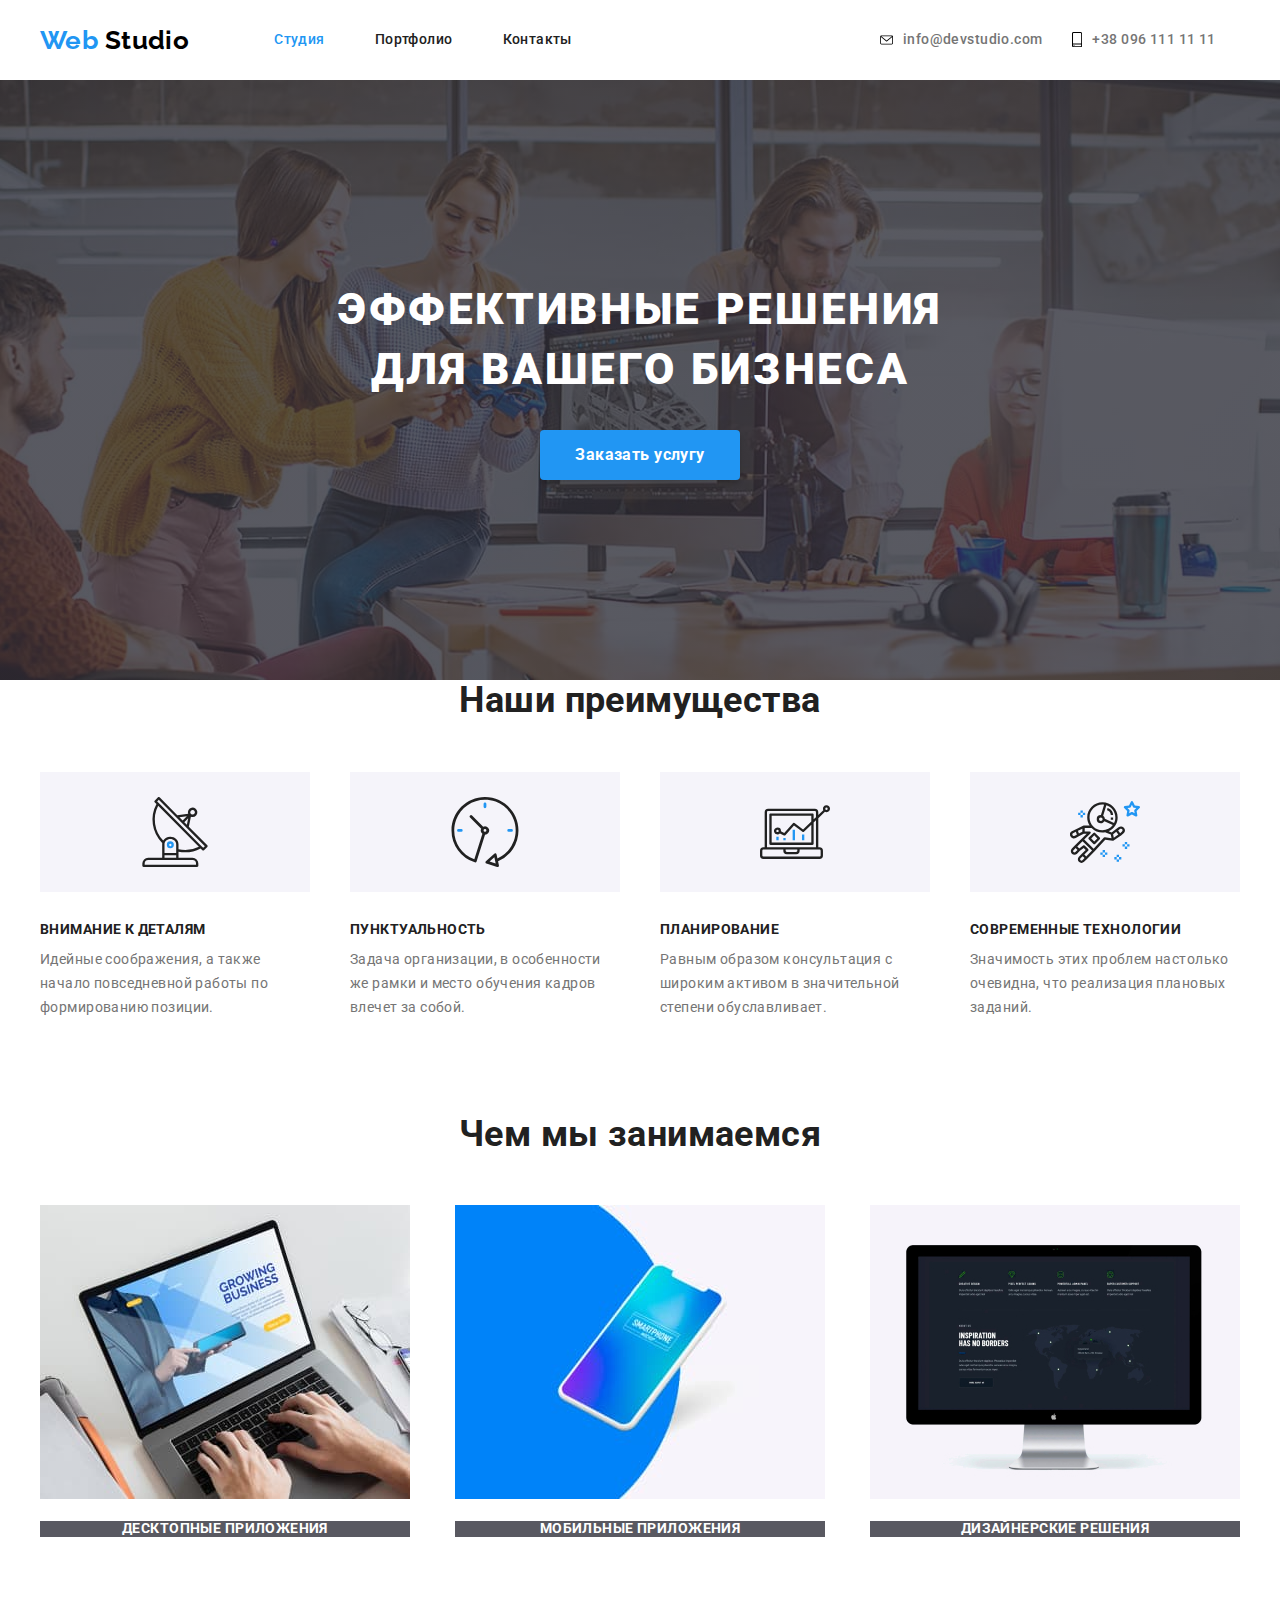
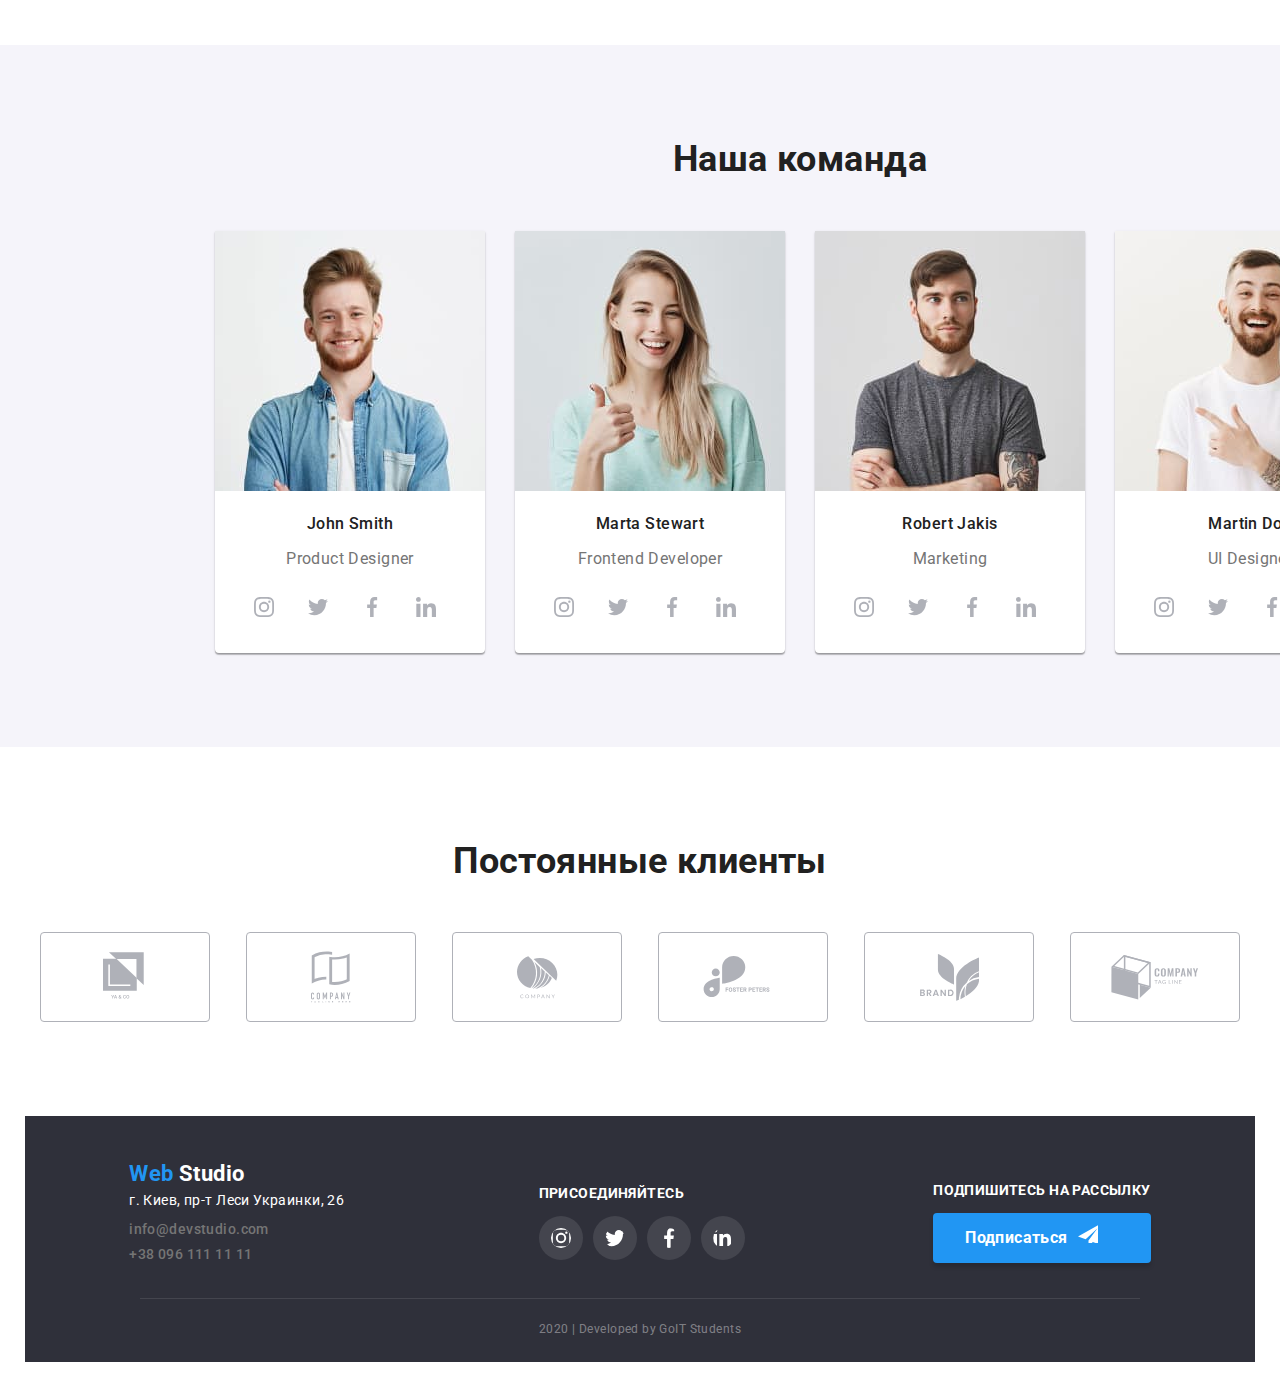
<file: index.html>
<!DOCTYPE html>
<html lang="ru">

<head>
    <meta charset="UTF-8">
    <meta name="viewport" content="width=device-width, initial-scale=1.0">
    <title>Web Studio</title>
    <link href="https://fonts.googleapis.com/css2?family=Raleway:wght@700&family=Roboto:wght@500;700;900&display=swap"
        rel="stylesheet">
    <link rel="stylesheet"
        href="https://cdnjs.cloudflare.com/ajax/libs/modern-normalize/0.6.0/modern-normalize.min.css">
    <link rel="stylesheet" href="./css/styles.css">
</head>

<body>
    <header class="page-header">
        <nav class="container main-nav">
            <a href="./index.html" class="logo"><span class="logo-first">Web</span><span class="logo-second">
                    Studio</span></a>
            <!--меню навігації-->
            <ul class="site-nav">
                <li class="item"><a href="./index.html" class="link start current">Студия</a></li>
                <li class="item"><a href="./portfolio.html" class="link start">Портфолио</a></li>
                <li class="item"><a href="" class="link start">Контакты</a></li>
            </ul>
            <address>
                <ul class="auth-nav">
                    <li class="item"><a href="mailto:info@devstudio.com" class="link mail">
                            <svg class="icon-nav">
                                <use href="./images/sprite.svg#icon-envelope"></use>
                            </svg>
                            info@devstudio.com</a></li>
                    <li class="item"><a href="tel:+380961111111" class="link phone">
                            <svg class="icon-nav-smart">
                                <use href="./images/sprite.svg#icon-smartphone"></use>
                            </svg>
                            +38 096 111 11 11</a></li>
                </ul>
            </address>
        </nav>
    </header>
    <main>
        <!--секція з банером-->
        <section class="hero">
            <h1 class="hero-title">Эффективные решения для вашего бизнеса</h1>
            <a href="" class="button">Заказать услугу</a>
        </section>
        <!--Секція з перевагами-->
        <section class="container section profit">
            <!--Додав заголовок секції, який потрібно сховати-->
            <h2 class="section-title">Наши преимущества</h2>
            <ul class="feature-list">
                <li class="item antena-logo">
                    <h3 class="title">Внимание к деталям</h3>
                    <p>Идейные соображения, а также начало повседневной работы по формированию позиции.</p>
                </li>
                <li class="item clock-logo">
                    <h3 class="title">Пунктуальность</h3>
                    <p>Задача организации, в особенности же рамки и место обучения кадров влечет за собой.</p>
                </li>
                <li class="item diagram-logo">
                    <h3 class="title">Планирование</h3>
                    <p>Равным образом консультация с широким активом в значительной степени обуславливает.</p>
                </li>
                <li class="item astronaut-logo">
                    <!-- <div class="strongbox"><img src="./images/astronaut.svg" alt="астронавт" width="70" height="70">
                    </div> -->
                    <h3 class="title">Современные технологии</h3>
                    <p>Значимость этих проблем настолько очевидна, что реализация плановых заданий.</p>
                </li>
            </ul>
        </section>
        <!--Секція чим ми займаємося-->
        <section class="container section work">
            <h2 class="section-title">Чем мы занимаемся</h2>
            <ul class="examples-list">
                <li class="item">
                    <a href=""><img src="./images/leptopbox.jpg" alt="ноутбук з зображенням пропозиції" width="370"
                            height="294"></a>
                    <h3 class="title">Десктопные приложения</h3>
                </li>
                <li class="item">
                    <a href=""><img src="./images/smartbox.jpg" alt="мобільний телефон" width="370" height="294"></a>
                    <h3 class="title">Мобильные приложения</h3>
                </li>
                <li class="item">
                    <a href=""><img src="./images/pcbox.jpg" alt="монітор" width="370" height="294"></a>
                    <h3 class="title">Дизайнерские решения</h3>
                </li>
            </ul>
        </section>
        <!--Секція нашої команди-->
        <section class="container section team">
            <h2 class="section-title">Наша команда</h2>
            <ul class="team-list">
                <li class="cart">
                    <a href=""><img src="./images/John.jpg" alt="фото Джона" width="270" height="260"></a>
                    <h3 class="title">John Smith</h3>
                    <p class="text">Product Designer</p>
                    <ul class="sociate">
                        <li>
                            <a href="" aria-label="Ссылка на Instagram">
                                <svg class="icon">
                                    <use href="./images/sprite.svg#icon-instagram-2"></use>
                                </svg>
                            </a>
                        </li>
                        <li>
                            <a href="" aria-label="Ссылка на Twitter">
                                <svg class="icon">
                                    <use href="./images/sprite.svg#icon-twitter"></use>
                                </svg>
                            </a>
                        </li>
                        <li>
                            <a href="" aria-label="Ссылка на Facebook">
                                <svg class="icon">
                                    <use href="./images/sprite.svg#icon-facebook"></use>
                                </svg>
                            </a>
                        </li>
                        <li>
                            <a href="" aria-label="Ссылка на LinkedIn">
                                <svg class="icon">
                                    <use href="./images/sprite.svg#icon-linkedin"></use>
                                </svg>
                            </a>
                        </li>
                    </ul>
                </li>
                <li class="cart">
                    <a href=""><img src="./images/Marta.jpg" alt="фото Марти" width="270" height="260"></a>
                    <h3 class="title">Marta Stewart</h3>
                    <p class="text">Frontend Developer</p>
                    <ul class="sociate">
                        <li>
                            <a href="" aria-label="Ссылка на Instagram">
                                <svg class="icon">
                                    <use href="./images/sprite.svg#icon-instagram-2"></use>
                                </svg>
                            </a>
                        </li>
                        <li>
                            <a href="" aria-label="Ссылка на Twitter">
                                <svg class="icon">
                                    <use href="./images/sprite.svg#icon-twitter"></use>
                                </svg>
                            </a>
                        </li>
                        <li>
                            <a href="" aria-label="Ссылка на Facebook">
                                <svg class="icon">
                                    <use href="./images/sprite.svg#icon-facebook"></use>
                                </svg>
                            </a>
                        </li>
                        <li>
                            <a href="" aria-label="Ссылка на LinkedIn">
                                <svg class="icon">
                                    <use href="./images/sprite.svg#icon-linkedin"></use>
                                </svg>
                            </a>
                        </li>
                    </ul>
                </li>
                <li class="cart">
                    <a href=""><img src="./images/Robert.jpg" alt="фото Роберта" width="270" height="260"></a>
                    <h3 class="title">Robert Jakis</h3>
                    <p class="text">Marketing</p>
                    <ul class="sociate">
                        <li>
                            <a href="" aria-label="Ссылка на Instagram">
                                <svg class="icon">
                                    <use href="./images/sprite.svg#icon-instagram-2"></use>
                                </svg>
                            </a>
                        </li>
                        <li>
                            <a href="" aria-label="Ссылка на Twitter">
                                <svg class="icon">
                                    <use href="./images/sprite.svg#icon-twitter"></use>
                                </svg>
                            </a>
                        </li>
                        <li>
                            <a href="" aria-label="Ссылка на Facebook">
                                <svg class="icon">
                                    <use href="./images/sprite.svg#icon-facebook"></use>
                                </svg>
                            </a>
                        </li>
                        <li>
                            <a href="" aria-label="Ссылка на LinkedIn">
                                <svg class="icon">
                                    <use href="./images/sprite.svg#icon-linkedin"></use>
                                </svg>
                            </a>
                        </li>
                    </ul>
                </li>
                <li class="cart">
                    <a href=""><img src="./images/Martin.jpg" alt="фото Мартіна" width="270" height="260"></a>
                    <h3 class="title">Martin Doe</h3>
                    <p class="text">UI Designer</p>
                    <ul class="sociate">
                        <li>
                            <a href="" aria-label="Ссылка на Instagram">
                                <svg class="icon">
                                    <use href="./images/sprite.svg#icon-instagram-2"></use>
                                </svg>
                            </a>
                        </li>
                        <li>
                            <a href="" aria-label="Ссылка на Twitter">
                                <svg class="icon">
                                    <use href="./images/sprite.svg#icon-twitter"></use>
                                </svg>
                            </a>
                        </li>
                        <li>
                            <a href="" aria-label="Ссылка на Facebook">
                                <svg class="icon">
                                    <use href="./images/sprite.svg#icon-facebook"></use>
                                </svg>
                            </a>
                        </li>
                        <li>
                            <a href="" aria-label="Ссылка на LinkedIn">
                                <svg class="icon">
                                    <use href="./images/sprite.svg#icon-linkedin"></use>
                                </svg>
                            </a>
                        </li>
                    </ul>
                </li>
            </ul>
        </section>
        <!--Секція з постійними клієнтами-->
        <section class="container section client">
            <h2 class="section-title">Постоянные клиенты</h2>
            <ul class="firm">
                <li class="item"><a href="" class="log">
                        <svg class="logos">
                            <use href="./images/sprite.svg#icon-logo-1"></use>
                        </svg>
                    </a></li>
                <li class="item"><a href="" class="log">
                        <svg class="logos book">
                            <use href="./images/sprite.svg#icon-logo-2"></use>
                        </svg>
                    </a></li>
                <li class="item"><a href="" class="log">
                        <svg class="logos circle">
                            <use href="./images/sprite.svg#icon-logo-3"></use>
                        </svg>
                    </a></li>
                <li class="item"><a href="" class="log">
                        <svg class="logos eight">
                            <use href="./images/sprite.svg#icon-logo-4"></use>
                        </svg>
                    </a></li>
                <li class="item"><a href="" class="log">
                        <svg class="logos buterfly">
                            <use href="./images/sprite.svg#icon-logo-5"></use>
                        </svg>
                    </a></li>
                <li class="item"><a href="" class="log">
                        <svg class="logos cub">
                            <use href="./images/sprite.svg#icon-logo-6" width="88" height="45"></use>
                        </svg>
                    </a></li>
            </ul>
        </section>
    </main>
    <!-- Секція підвал -->
    <footer class="container basement">
        <div class="basement-group">
            <div class="logo-contact">
                <a href="./index.html" class="logo-footer"><span class="logo-part">Web</span><span class="logo-text">
                        Studio</span></a>
                <address class="contact">
                    <span class="text">г. Киев, пр-т Леси Украинки, 26</span>

                    <ul class="auth-nav call">
                        <li class="challenge"><a href="mailto:info@devstudio.com" class="link">info@devstudio.com</a>
                        </li>
                        <li class="challenge"><a href="tel:+380961111111" class="link">+38 096 111 11 11</a></li>
                    </ul>
                </address>
            </div>
            <section>
                <div class="accede">
                    <h3 class="fotter-network">присоединяйтесь</h3>
                    <ul class="network">
                        <li>
                            <a href=""><svg class="icon lasts">
                                    <use href="./images/sprite.svg#icon-instagram-2"></use>
                                </svg></a>
                        </li>
                        <li>
                            <a href=""><svg class="icon lasts">
                                    <use href="./images/sprite.svg#icon-twitter"></use>
                                </svg></a>
                        </li>
                        <li>
                            <a href=""><svg class="icon lasts">
                                    <use href="./images/sprite.svg#icon-facebook"></use>
                                </svg></a>
                        </li>
                        <li>
                            <a href=""><svg class="icon lasts">
                                    <use href="./images/sprite.svg#icon-linkedin" width="18" height="18"
                                        style="padding: 1px;"></use>
                                </svg></a>
                        </li>
                    </ul>
                </div>
            </section>
            <section class="sign">
                <h3 class="fotter-network">Подпишитесь на рассылку</h3>
                <a href="" class="button fly" style="display: flex;">Подписаться</a>
                <!-- <img src="./images/iconsend.svg" alt="іконка листа" width="24" height="24"> -->
            </section>
        </div>
        <p class="footer-law">2020 | Developed by GoIT Students</p>
    </footer>
</body>

</html>
</file>
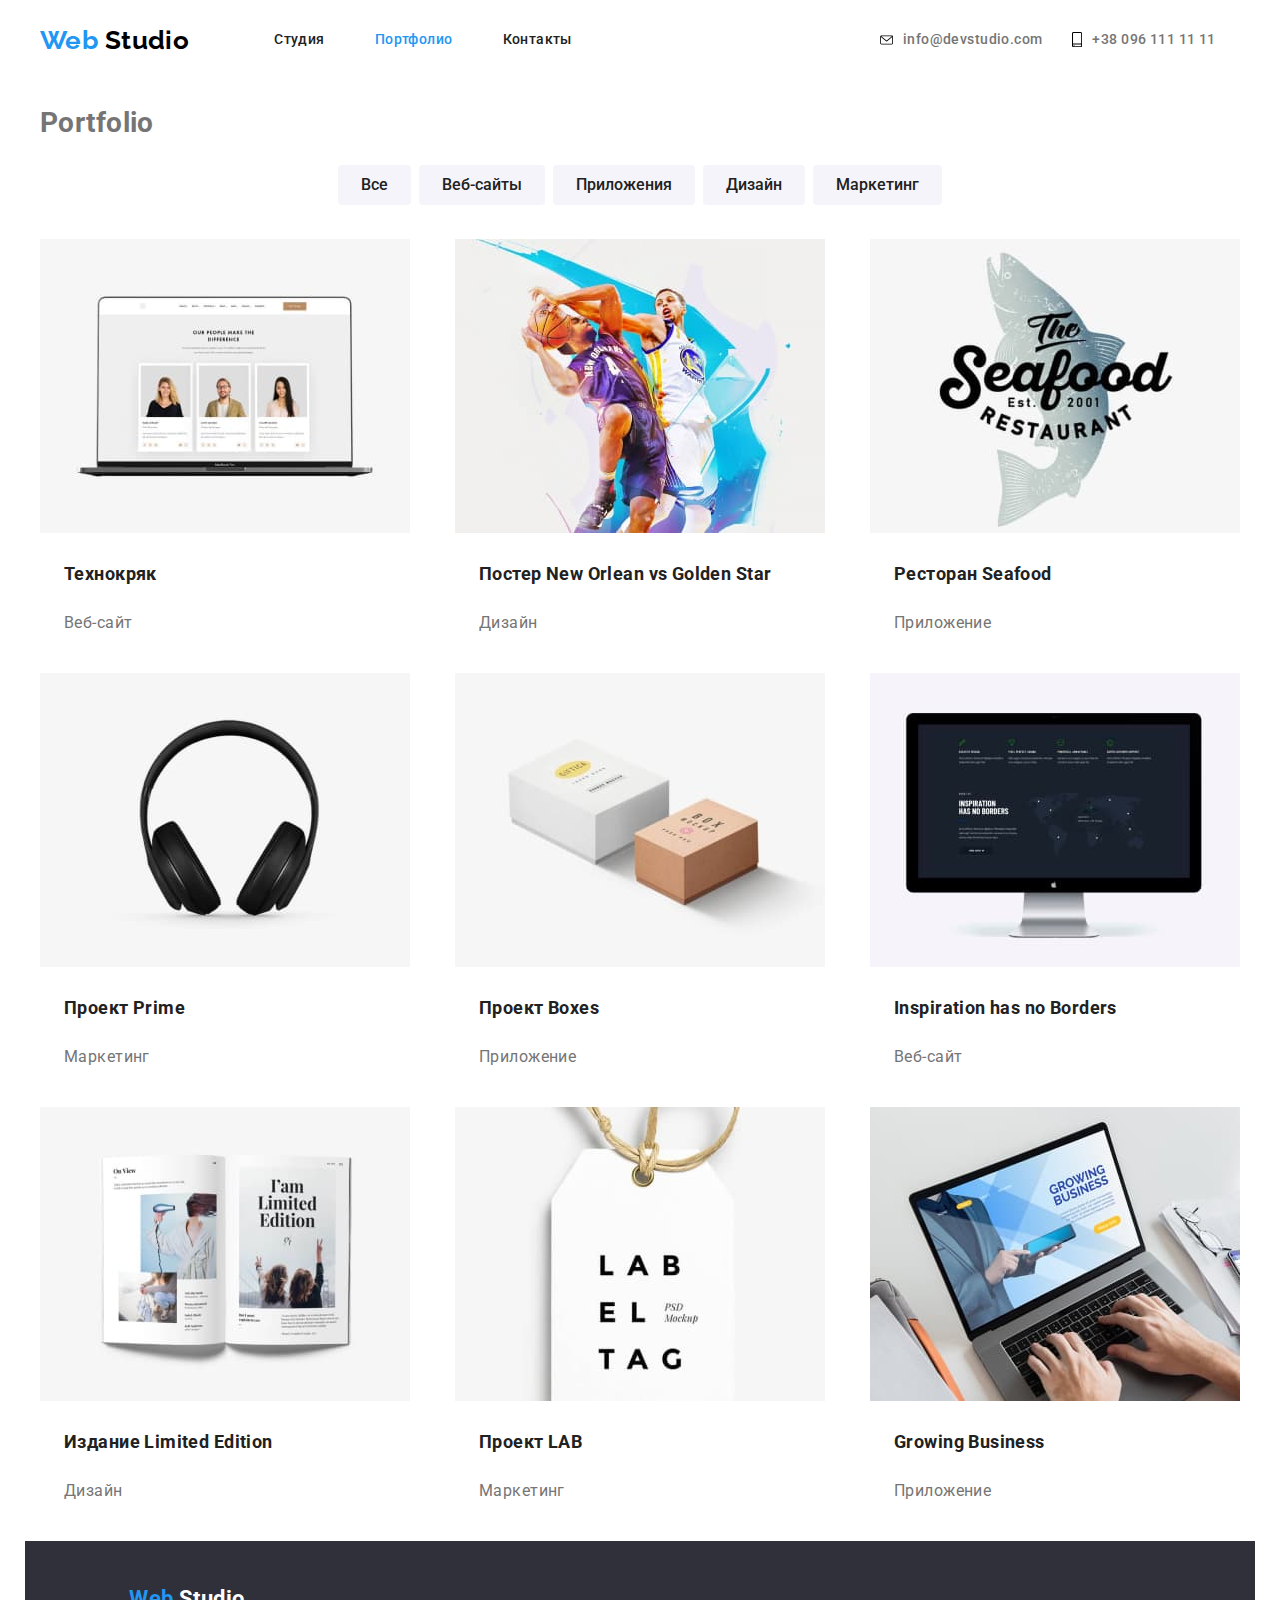
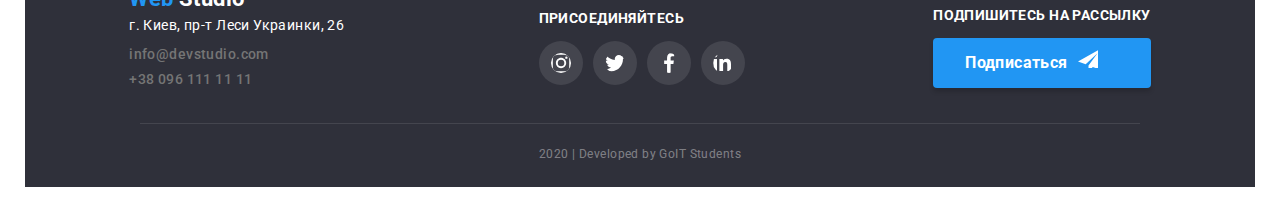
<file: portfolio.html>
<!DOCTYPE html>
<html lang="en">

<head>
    <meta charset="UTF-8">
    <meta name="viewport" content="width=device-width, initial-scale=1.0">
    <title>Web Studio</title>
    <link href="https://fonts.googleapis.com/css2?family=Raleway:wght@700&family=Roboto:wght@500;700;900&display=swap"
        rel="stylesheet">
    <link rel="stylesheet"
        href="https://cdnjs.cloudflare.com/ajax/libs/modern-normalize/0.6.0/modern-normalize.min.css">
    <link rel="stylesheet" href="./css/styles.css">
</head>

<body>
    <header class="page-header">
        <nav class="container main-nav">
            <a href="./index.html" class="logo"><span class="logo-first">Web</span><span class="logo-second">
                    Studio</span></a>
            <!--меню навігації-->
            <ul class="site-nav">
                <li class="item"><a href="./index.html" class="link ">Студия</a></li>
                <li class="item"><a href="./portfolio.html" class="link current">Портфолио</a></li>
                <li class="item"><a href="" class="link">Контакты</a></li>
            </ul>
            <address>
                <ul class="auth-nav">
                    <li class="item"><a href="mailto:info@devstudio.com" class="link mail">
                            <svg class="icon-nav">
                                <use href="./images/sprite.svg#icon-envelope"></use>
                            </svg>
                            info@devstudio.com</a></li>
                    <li class="item"><a href="tel:+380961111111" class="link phone">
                            <svg class="icon-nav-smart">
                                <use href="./images/sprite.svg#icon-smartphone"></use>
                            </svg>
                            +38 096 111 11 11</a></li>
                </ul>
            </address>
        </nav>
    </header>
    <main>

        <!-- секція фільтрів -->
        <!-- h1 потрібно заховати -->
        <section class="container">

            <h1>Portfolio</h1>
            <ul class="base-nav">
                <li class="item"><button type="button" class="button-link">Все</button></li>
                <li class="item"><button type="button" class="button-link">Веб-сайты</button></li>
                <li class="item"><button type="button" class="button-link">Приложения</button></li>
                <li class="item"><button type="button" class="button-link">Дизайн</button></li>
                <li class="item"><button type="button" class="button-link">Маркетинг</button></li>
            </ul>
            <ul class="choice-list">
                <li class="choice-box"><a href="" class="link">
                        <img src="./images/leptopcart.jpg" alt="лептоп" width="370" height="294">
                        <h2 class="title">Технокряк</h2>
                        <p class="text">Веб-сайт</p>
                        <!-- <p class="text-choice">Технокряк это современная площадка распространения
                                коронавируса.Компании используют эту платформу для цифрового шпионажа и атак на
                                защищённые сервера конкурентов.</p> -->
                    </a>
                </li>
                <li class="choice-box"><a href="" class="link">
                        <img src="./images/bascet.jpg" alt="два гравця з баскетболу, з мячем " width="370" height="294">
                        <h2 class="title">Постер New Orlean vs Golden Star</h2>
                        <p class="text">Дизайн</p>
                    </a>
                </li>
                <li class="choice-box"><a href="" class="link">
                        <img src="./images/fish.jpg" alt="лого ресторану з рибою" width="370" height="294">
                        <h2 class="title">Ресторан Seafood</h2>
                        <p class="text">Приложение</p>
                    </a>
                </li>
                <li class="choice-box"><a href="" class="link">
                        <img src="./images/headphone.jpg" alt="навушники" width="370" height="294">
                        <h2 class="title">Проект Prime</h2>
                        <p class="text">Маркетинг</p>
                    </a>
                </li>
                <li class="choice-box"><a href="" class="link">
                        <img src="./images/boxes.jpg" alt="дві коробки" width="370" height="294">
                        <h2 class="title">Проект Boxes</h2>
                        <p class="text">Приложение</p>
                    </a>
                </li>
                <li class="choice-box"><a href="" class="link">
                        <img src="./images/screen.jpg" alt="монітор" width="370" height="294">
                        <h2 class="title">Inspiration has no Borders</h2>
                        <p class="text">Веб-сайт</p>
                    </a>
                </li>
                <li class="choice-box"><a href="" class="link">
                        <img src="./images/magazin.jpg" alt="журнал" width="370" height="294">
                        <h2 class="title">Издание Limited Edition</h2>
                        <p class="text">Дизайн</p>
                    </a>
                </li>
                <li class="choice-box"><a href="" class="link">
                        <img src="./images/logoprise.jpg" alt="бірка з лого" width="370" height="294">
                        <h2 class="title">Проект LAB</h2>
                        <p class="text">Маркетинг</p>
                    </a>
                </li>
                <li class="choice-box"><a href="" class="link">
                        <img src="./images/leptop.jpg" alt="лептоп" width="370" height="294">
                        <h2 class="title">Growing Business</h2>
                        <p class="text">Приложение</p>
                    </a>
                </li>
            </ul>
        </section>

    </main>
    <footer class="container basement">
        <div class="basement-group">
            <div class="logo-contact">
                <a href="./index.html" class="logo-footer"><span class="logo-part">Web</span><span class="logo-text">
                        Studio</span></a>
                <address class="contact">
                    <span class="text">г. Киев, пр-т Леси Украинки, 26</span>

                    <ul class="auth-nav call">
                        <li class="challenge"><a href="mailto:info@devstudio.com" class="link">info@devstudio.com</a>
                        </li>
                        <li class="challenge"><a href="tel:+380961111111" class="link">+38 096 111 11 11</a></li>
                    </ul>
                </address>
            </div>
            <section>
                <div class="accede">
                    <h3 class="fotter-network">присоединяйтесь</h3>
                    <ul class="network">
                        <li>
                            <a href=""><svg class="icon lasts">
                                    <use href="./images/sprite.svg#icon-instagram-2"></use>
                                </svg></a>
                        </li>
                        <li>
                            <a href=""><svg class="icon lasts">
                                    <use href="./images/sprite.svg#icon-twitter"></use>
                                </svg></a>
                        </li>
                        <li>
                            <a href=""><svg class="icon lasts">
                                    <use href="./images/sprite.svg#icon-facebook"></use>
                                </svg></a>
                        </li>
                        <li>
                            <a href=""><svg class="icon lasts">
                                    <use href="./images/sprite.svg#icon-linkedin" width="18" height="18"
                                        style="padding: 1px;"></use>
                                </svg></a>
                        </li>
                    </ul>
                </div>
            </section>
            <section class="sign">
                <h3 class="fotter-network">Подпишитесь на рассылку</h3>
                <a href="" class="button fly" style="display: flex;">Подписаться</a>
                <!-- <img src="./images/iconsend.svg" alt="іконка листа" width="24" height="24"> -->
            </section>
        </div>
        <p class="footer-law">2020 | Developed by GoIT Students</p>
    </footer>
</body>

</html>
</file>
<file: css/styles.css>
/* Колір основного тексту #212121 */
/* Колір другорядного тексту #757575 */
/* Білий #FFFFFF */
/* акент #2196F3 */
/* лого #000000 */
/* колір фону ffffff*/
/* другорядний колір фону #F5F4FA */
:root {
  --primary-text-color: #212121;
  --title-text-color: #757575;
  --hero-text-color: #ffffff;
  --accent-color: #2196f3;
  --primary-white-color: #ffffff;
  --secondari-bg-color: #f5f4fa;
}

body {
  background-color: var(--primary-white-color);
  color: var(--title-text-color);
  font-family: Roboto, sans-serif;
  letter-spacing: 0.03em;
  font-size: 14px;
  line-height: 1.71;
}
/* Page-header */
/* .page-header {
  position: sticky;
  top: 0;
  left: 0;
  min-height: 80px;
  width: 100%;
  background-color: lightgray;
} */
.container {
  padding-left: 15px;
  padding-right: 15px;
  margin-left: auto;
  margin-right: auto;
  width: 1230px;
  /* outline: 1px solid orange; */
}

ul {
  list-style: none;
}

.logo {
  font-family: Raleway;
  font-weight: bold;
  font-size: 26px;
  line-height: 1.19;
  text-decoration: none;
}

.logo:hover,
.logo:focus {
  color: #000000;
}

.logo-first {
  color: var(--accent-color);
}

.logo-second {
  color: #000000;
}

/* Main-nav */
.main-nav {
  height: 80px;
  display: flex;
  align-items: center;
}

/* Page-header */
/* .page-header {
  height: 80px;
} */
/* site-nav */
.site-nav {
  padding: 0;
  margin-top: 0;
  margin-bottom: 0;
  margin-left: 85px;
  display: flex;
  font-weight: 500;
  font-size: 14px;
  line-height: 1.14;
}
/* .site-nav .item {
  
} */
.site-nav .item:not(:last-child) {
  margin-right: 0;
  /* outline: 1px solid red; */
  margin-right: 50px;
}

.site-nav .link {
  position: relative;
  display: block;
  padding-top: 32px;
  padding-bottom: 32px;
  color: var(--primary-text-color);
  text-decoration: none;
}

.site-nav .link:hover,
.site-nav .link:focus {
  color: var(--accent-color);
}

.site-nav .link.current {
  color: var(--accent-color);
}
.start:hover:after {
  content: "";
  position: absolute;
  bottom: 0;
  left: 0;
  height: 4px;
  width: 100%;
  background-color: #2196f3;
  border-radius: 4px;
}
.auth-nav {
  display: flex;
  padding: 0;
  margin-top: 0px;
  margin-bottom: 0;
  margin-left: 305px;
}

.auth-nav .item + .item {
  margin-left: 30px;
}

.auth-nav .link {
  display: flex;
  padding-top: 32px;
  padding-bottom: 32px;
  color: var(--title-text-color);
  text-decoration: none;
  font-weight: 500;
  font-size: 14px;
  line-height: 1.14;
  font-style: normal;
}

.auth-nav .link:hover,
.auth-nav .link:focus {
  color: var(--accent-color);
  fill: var(--accent-color);
}

/* .mail::before {
  display: block;
  content: "";
  width: 16px;
  background-image: url(../images/envelope.svg);
  background-repeat: no-repeat;
  justify-content: center;
  align-items: center;
  margin-right: 10px;
} */

/* .phone::before {
  display: block;
  content: "";
  width: 16px;
  background-image: url(../images/smartphone.svg);
  background-repeat: no-repeat;
  justify-content: center;
  align-items: center;
  margin-right: 10px;
} */
.icon-nav {
  width: 16px;
  height: 12px;
  display: flex;
  align-items: center;
  justify-content: center;
  margin-right: 10px;
  margin-top: 3px;
}
.icon-nav-smart {
  width: 10px;
  height: 15px;
  content: "";
  display: flex;
  align-items: center;
  justify-content: center;
  margin-right: 10px;
}

/* .icon-nav:hover {
  fill: var(--accent-color);
} */
/* Hero */
.hero {
  text-align: center;
  margin-left: auto;
  margin-right: auto;
  height: 600px;
  max-width: 1600px;
  /* outline: 1px solid red; */
  background-repeat: no-repeat;
  background-position: center;
  background-size: cover;
  background-image: linear-gradient(
      to right,
      rgba(47, 48, 58, 0.8),
      rgba(47, 48, 58, 0.8)
    ),
    url(../images/header.jpg);
}

.hero-title {
  color: var(--hero-text-color);
  /* тимчасовий фон */
  /* background-color: #757575; */
  padding-top: 200px;
  width: 696px;
  margin-left: auto;
  margin-right: auto;
  margin-top: 0;
  margin-bottom: 30px;
  font-weight: 900;
  font-size: 44px;
  line-height: 1.36;
  letter-spacing: 0.06em;
  text-transform: uppercase;
}
/* Section */
.section-title {
  margin-top: 0;
  margin-bottom: 50px;
  color: var(--primary-text-color);
  font-weight: bold;
  font-size: 36px;
  line-height: 1.16;
  text-align: center;
}
/* Feature */
.feature-list .title {
  margin-top: 0;
  margin-bottom: 10px;
  color: var(--primary-text-color);
  font-weight: bold;
  font-size: 14px;
  line-height: 1.14;
  text-transform: uppercase;
}
/* .feature-list .item:not(:last-child) {
  justify-content: center;
  margin-right: 40px;
} */
.feature-list .item {
  width: 270px;
}
.feature-list {
  justify-content: space-between;
  display: flex;
  padding-left: 0;
  margin-top: 0;
  margin-bottom: 0;
}
.antena-logo::before {
  display: block;
  content: "";
  height: 120px;
  margin-bottom: 30px;
  background-color: var(--secondari-bg-color);
  background-image: url(../images/antenna.svg);
  /* background-size: contain; */
  background-repeat: no-repeat;
  background-position: center;
}
.clock-logo::before {
  display: block;
  content: "";
  height: 120px;
  margin-bottom: 30px;
  background-color: var(--secondari-bg-color);
  background-image: url(../images/clock.svg);
  /* background-size: contain; */
  background-repeat: no-repeat;
  background-position: center;
}
.diagram-logo::before {
  display: block;
  content: "";
  height: 120px;
  margin-bottom: 30px;
  background-color: var(--secondari-bg-color);
  background-image: url(../images/diagram.svg);
  /* background-size: contain; */
  background-repeat: no-repeat;
  background-position: center;
}
.astronaut-logo::before {
  display: block;
  content: "";
  height: 120px;
  margin-bottom: 30px;
  background-color: var(--secondari-bg-color);
  background-image: url(../images/astronaut.svg);
  /* background-size: contain; */
  background-repeat: no-repeat;
  background-position: center;
}
.profit {
  margin-bottom: 94px;
}
.feature-list p {
  margin-top: 0;
  margin-bottom: 0;
}
.strongbox {
  width: 270px;
  height: 120px;
  text-align: center;
  padding-top: 25px;
  margin-bottom: 30px;
  background: #f5f4fa;
  border-radius: 4px;
}

/* Examples */
.examples-list .title {
  color: var(--primary-white-color);
  background-color: rgba(47, 48, 58, 0.8);
  /* display: inline-block;
  min-width: 370px;
  padding: 27px 85px;
  margin-top: 0;
  margin-bottom: 0; */
  font-weight: bold;
  font-size: 14px;
  line-height: 1.14;
  text-align: center;
  text-transform: uppercase;
}
.examples-list {
  justify-content: space-between;
  display: flex;
  padding-left: 0;
  margin-top: 0;
  margin-bottom: 0;
}
/* .examples-list .item:not(:last-child) {
  margin-right: 40px;
} */
.work {
  margin-bottom: 94px;
}
/* Team */
/* .team-list {
  justify-content: space-between;
} */
.team-list {
  display: flex;
  justify-content: center;
  padding: 0;
  margin: 0;
}

.team-list .title {
  color: var(--primary-text-color);
  font-weight: 500;
  font-size: 16px;
  line-height: 1.18;
  text-align: center;
}
.team-list .text {
  font-weight: normal;
  font-size: 16px;
  line-height: 1.18;
  text-align: center;
}
.team {
  width: 1600px;
  padding-top: 94px;
  padding-bottom: 94px;
  background-color: var(--secondari-bg-color);
}
.cart {
  background-color: var(--primary-white-color);
  box-shadow: 0px 2px 1px rgba(0, 0, 0, 0.2), 0px 1px 1px rgba(0, 0, 0, 0.14),
    0px 1px 3px rgba(0, 0, 0, 0.12);
  border-radius: 0px 0px 4px 4px;
}
.cart:not(:last-child) {
  margin-right: 30px;
}
.icon {
  display: block;
  content: "";
  padding: 12px;
  margin: 0;
  margin-right: 10px;
  fill: #afb1b8;
  width: 44px;
  height: 44px;
}
.icon.lasts {
  display: block;
  content: "";
  padding: 12px;
  margin: 0;
  margin-right: 10px;
  fill: white;
  background-color: rgba(255, 255, 255, 0.1);
  border-radius: 50%;
  width: 44px;
  height: 44px;
}
.icon:hover {
  fill: white;
  background-color: var(--accent-color);
  width: 44px;
  height: 44px;
  border-radius: 50%;
}
.sociate {
  display: flex;
  content: "";
  padding: 0;
  margin-bottom: 24px;
  justify-content: center;
}
/* client */
.client {
  margin-top: 94px;
  margin-bottom: 94px;
}
.firm {
  display: flex;
  justify-content: space-between;
  padding-left: 0;
}
/* .firm .item {
  width: 170px;
  height: 90px;
  border: 1px solid #afb1b8;
  text-align: center;
  /* padding-top: 20px; */
/* box-sizing: border-box;
  border-radius: 4px; */
/* } */
.log {
  display: flex;
  width: 170px;
  height: 90px;
  border: 1px solid #afb1b8;
  justify-content: center;
  align-items: center;
  /* padding-top: 20px; */
  box-sizing: border-box;
  border-radius: 4px;
}
.logos {
  display: flex;
  width: 45px;
  height: 50px;
  fill: #afb1b8;
}
.cub {
  width: 88px;
  height: 45px;
}
.book {
  width: 40px;
  height: 52px;
}
.circle {
  width: 41px;
  height: 43px;
}
.eight {
  width: 80px;
  height: 42px;
}
.buterfly {
  width: 59px;
  height: 47px;
}
.log:hover :nth-child(1) {
  fill: var(--accent-color);
  /* border: 1px solid var(--accent-color); */
}
.log:hover {
  border: 1px solid var(--accent-color);
}

/* Button */
.button {
  border-radius: 4px;
  /* border: 0.5px solid transparent; */
  box-shadow: 0px 4px 4px rgba(0, 0, 0, 0.15);
  padding: 10px 32px;
  display: inline-block;
  /* display: flex; */
  min-width: 200px;
  text-align: center;
  color: var(--primary-white-color);
  background-color: var(--accent-color);
  font-weight: bold;
  font-size: 16px;
  line-height: 1.87;
  text-decoration: none;
}
.basement {
  background-color: #2f303a;
}
.logo-part {
  color: var(--accent-color);
}
.logo-text {
  color: var(--primary-white-color);
}
.logo-contact {
  /* margin-left: 215px; */
}
.basement-group {
  display: flex;
  justify-content: space-around;
  padding-top: 45px;
  align-items: center;
  margin-bottom: 28px;
}
.contact {
  padding: 0;
  margin: 0;
  min-width: 231px;
  min-height: 81px;
}
.challenge .link {
  padding: 9px 0px 0px 0px;
  margin: 0;
}
.logo-footer {
  /* margin-left: 214px;
  margin-top: 45px; */
  font-weight: bold;
  font-size: 22px;
  line-height: 1.18;
  text-decoration: none;
}
.contact .text {
  padding-top: 8px;
  color: var(--primary-white-color);
  font-weight: normal;
  font-size: 14px;
  line-height: 1.71;
  font-style: normal;
}
.network {
  display: flex;
  padding: 0;
  margin: 0;
}
.fotter-network {
  color: var(--primary-white-color);
  font-weight: bold;
  font-size: 14px;
  line-height: 1.14;
  text-transform: uppercase;
}
.footer-law {
  color: rgba(255, 255, 255, 0.4);
  font-weight: normal;
  font-size: 12px;
  line-height: 2;
  text-align: center;
  border-top: 1px solid rgba(255, 255, 255, 0.1);
  margin-left: 100px;
  margin-right: 100px;
  padding-top: 18px;
  padding-bottom: 21px;
}
.call {
  margin: 0;
  display: block;
  flex-direction: column;
}
/* css portfolio */
.button-link {
  border: 1px solid transparent;
  padding: 6px 22px;
  border-radius: 4px;
  color: var(--primary-text-color);
  background-color: #f5f4fa;
  font-weight: 500;
  font-size: 16px;
  line-height: 1.63;
}
.button-link:hover,
.button-link:focus {
  color: var(--primary-white-color);
  background-color: var(--primary-white-color);
  background-color: var(--accent-color);
}

.fly::after {
  display: flex;
  content: "";
  width: 20px;
  height: 20px;
  margin-left: 10px;
  background-image: url(../images/iconsend.svg);
}
/* .button .fly {
  display: flex;
} */

/* секція з вибором  */
.choice-list .link {
  text-decoration: none;
}
.choice-list {
  padding: 0;
  margin: 0;
  display: flex;
  flex-wrap: wrap;
  justify-content: space-between;
}

.choice-box:nth-child(3n) {
  margin-right: 0px;
}
.choice-list .title {
  color: var(--primary-text-color);
  font-weight: bold;
  font-size: 18px;
  line-height: 2;
  text-decoration: none;
  padding-left: 24px;
}
.choice-list .text {
  color: var(--title-text-color);
  font-size: 16px;
  line-height: 1.87;
  padding-left: 24px;
}
.choice-list .text-choice {
  color: var(--primary-white-color);
  /* тимчасовий фон */
  background-color: rgba(33, 150, 243, 0.9);
  font-size: 18px;
  line-height: 1.55;
}
.base-nav {
  padding: 0;
  margin: 0;
  display: flex;
  justify-content: center;
  margin-bottom: 34px;
}
.base-nav .item:not(:last-child) {
  margin-right: 8px;
}
/* .examples-list .item:not(:last-child) {
  margin-right: 40px;
} */
.choice-box {
  width: 370px;
  height: 404px;
  margin-right: 30px;
  margin-bottom: 30px;
}
.choice-box :hover {
  display: block;
  box-shadow: 0px 4px 4px rgba(0, 0, 0, 0.25);
}
</file>
